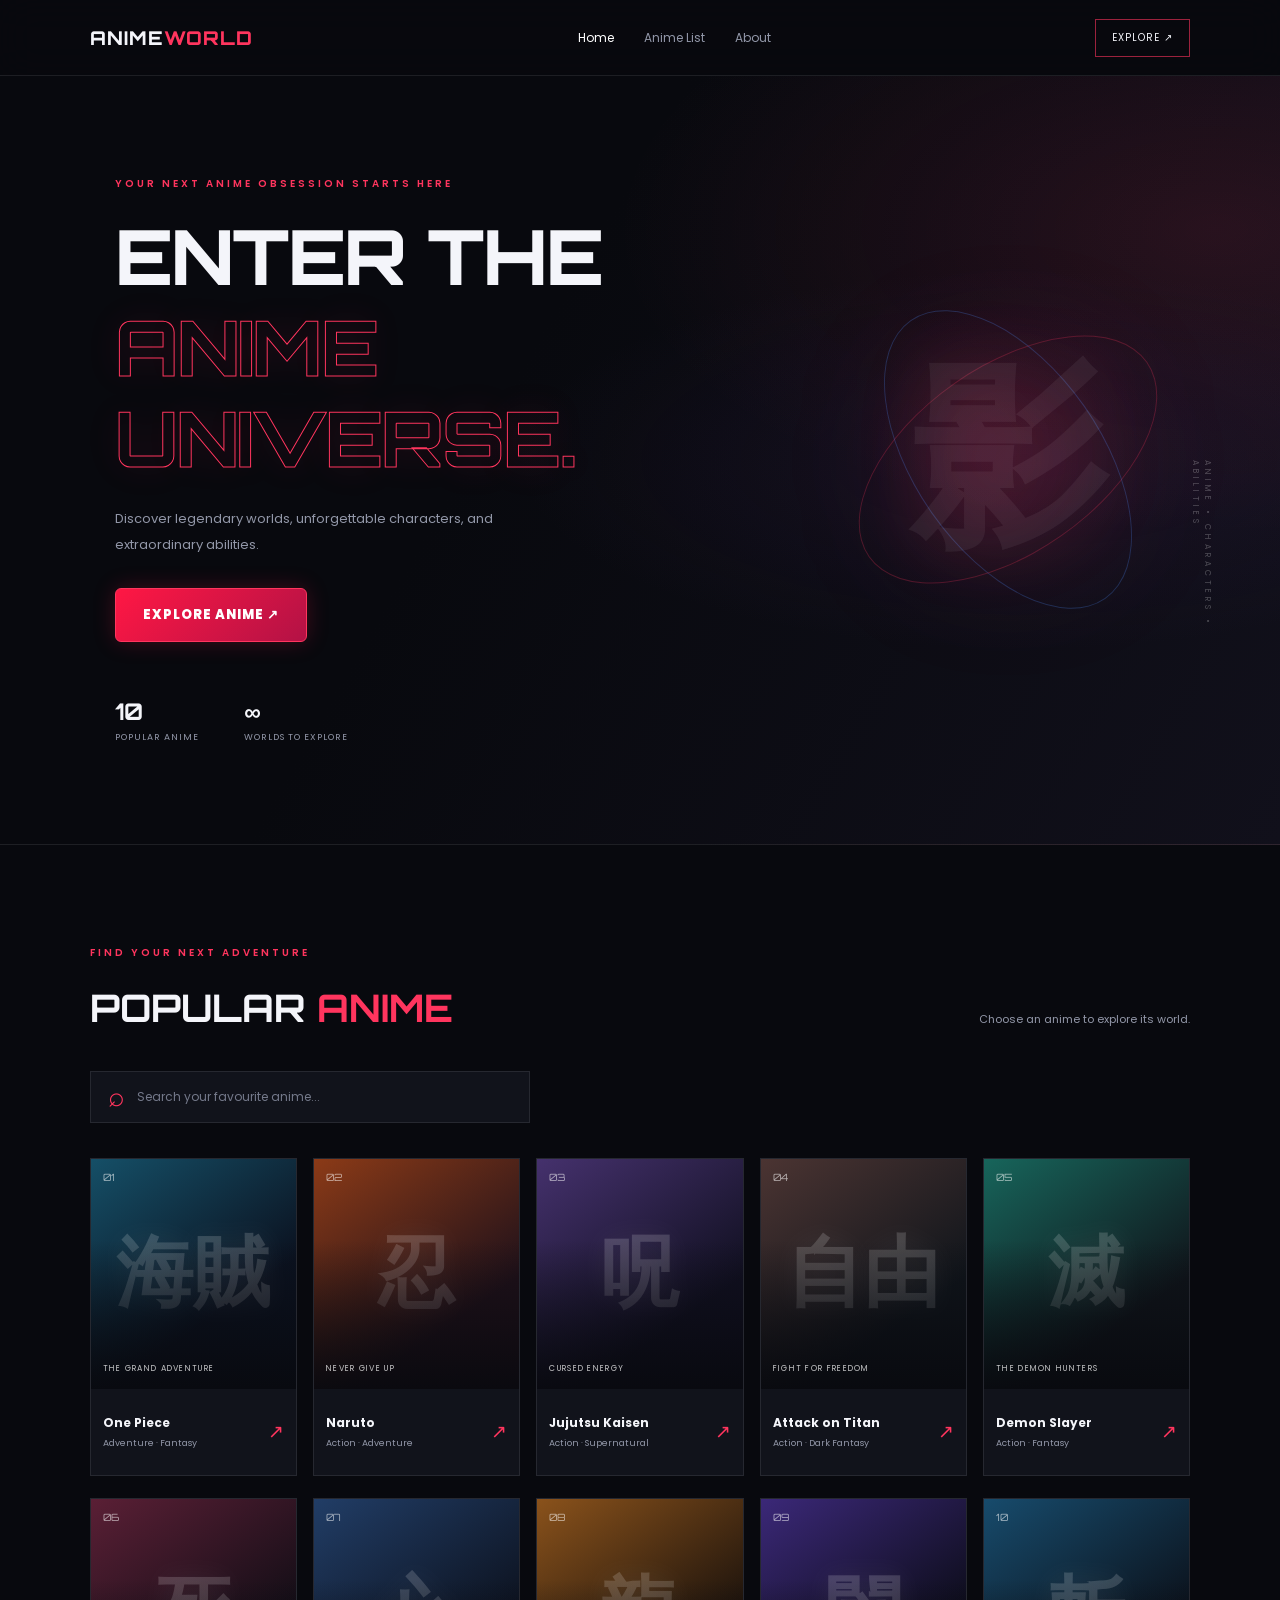
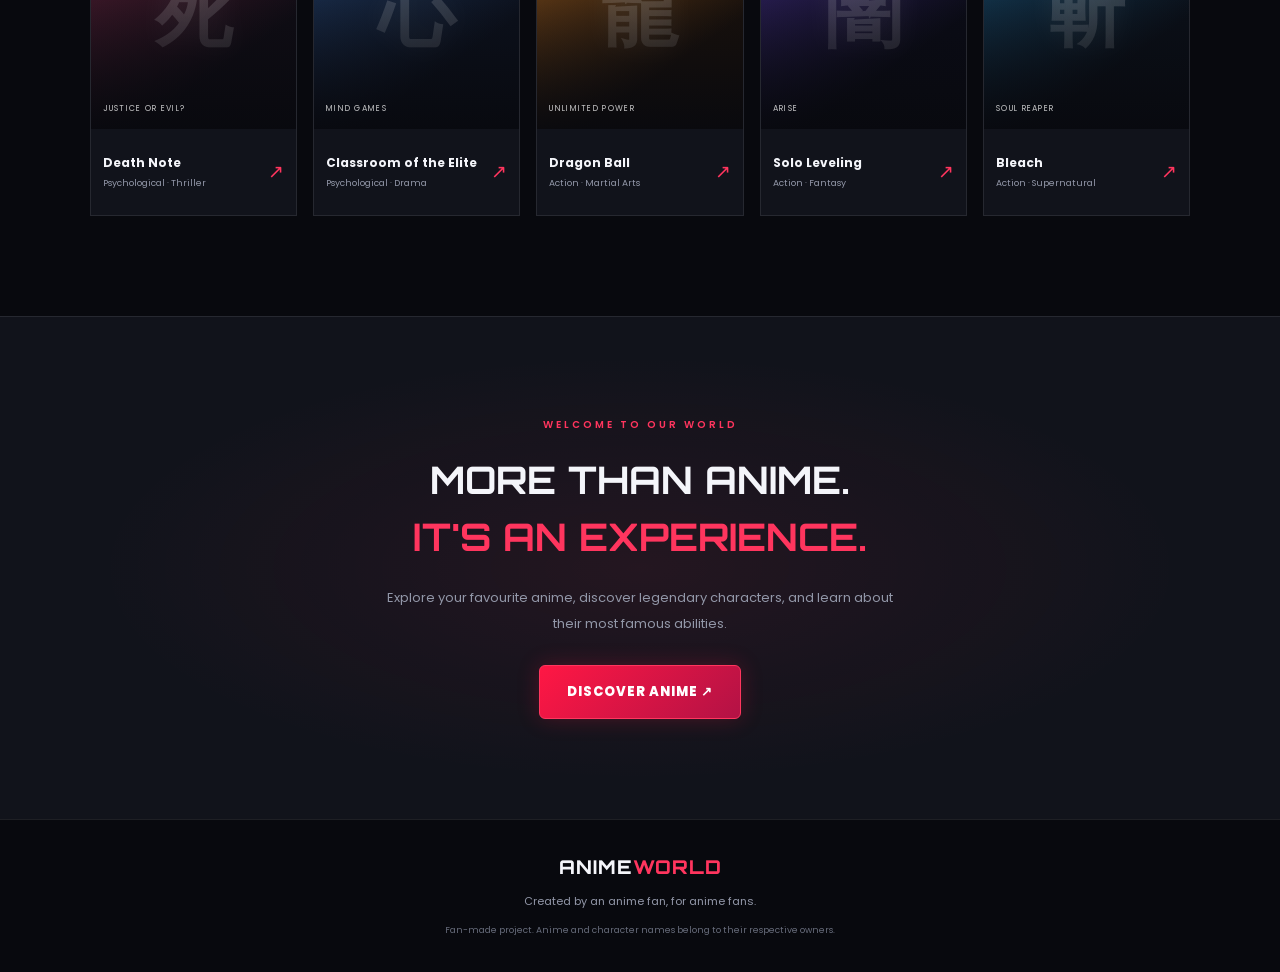
<file: index.html>
<!DOCTYPE html>
<html lang="en">
<head>
    <meta charset="UTF-8">
    <meta name="viewport" content="width=device-width, initial-scale=1.0">

    <meta name="description" content="Explore famous anime, iconic characters, and legendary abilities.">

    <title>Anime World | Enter Another Universe</title>

    <link rel="stylesheet" href="style.css">
</head>

<body>

    <header class="navbar">
        <a href="index.html" class="logo">ANIME<span>WORLD</span></a>

        <nav>
            <a href="index.html" class="active">Home</a>
            <a href="#anime-list">Anime List</a>
            <a href="#about">About</a>
        </nav>

        <a href="#anime-list" class="nav-button">EXPLORE ↗</a>
    </header>

    <main>

        <section class="hero">
            <div class="hero-content">
                <p class="eyebrow">YOUR NEXT ANIME OBSESSION STARTS HERE</p>

                <h1>
                    ENTER THE<br>
                    <span>ANIME UNIVERSE.</span>
                </h1>

                <p class="hero-description">
                    Discover legendary worlds, unforgettable characters,
                    and extraordinary abilities.
                </p>

                <a href="#anime-list" class="primary-button">
                    EXPLORE ANIME <span>↗</span>
                </a>

                <div class="hero-stats">
                    <div>
                        <strong>10</strong>
                        <span>POPULAR ANIME</span>
                    </div>

                    <div>
                        <strong>∞</strong>
                        <span>WORLDS TO EXPLORE</span>
                    </div>
                </div>
            </div>

            <div class="hero-decoration" aria-hidden="true">
                <div class="glow-orb"></div>
                <div class="hero-letter">影</div>
                <div class="orbit orbit-one"></div>
                <div class="orbit orbit-two"></div>
                <span class="vertical-text">ANIME • CHARACTERS • ABILITIES</span>
            </div>
        </section>

        <section id="anime-list" class="anime-section">

            <div class="section-heading">
                <div>
                    <p class="eyebrow">FIND YOUR NEXT ADVENTURE</p>
                    <h2>POPULAR <span>ANIME</span></h2>
                </div>

                <p class="section-description">
                    Choose an anime to explore its world.
                </p>
            </div>

            <div class="search-box">
                <span>⌕</span>
                <input
                    type="search"
                    id="animeSearch"
                    placeholder="Search your favourite anime..."
                    aria-label="Search anime"
                >
            </div>

            <div class="anime-grid" id="animeGrid">

                <a href="anime.html?anime=one-piece" class="anime-card" data-name="one piece">
                    <div class="anime-art art-one-piece">
                        <span class="card-number">01</span>
                        <span class="art-symbol">海賊</span>
                        <span class="art-label">THE GRAND ADVENTURE</span>
                    </div>
                    <div class="card-info">
                        <div>
                            <h3>One Piece</h3>
                            <p>Adventure · Fantasy</p>
                        </div>
                        <span class="card-arrow">↗</span>
                    </div>
                </a>

                <a href="anime.html?anime=naruto" class="anime-card" data-name="naruto">
                    <div class="anime-art art-naruto">
                        <span class="card-number">02</span>
                        <span class="art-symbol">忍</span>
                        <span class="art-label">NEVER GIVE UP</span>
                    </div>
                    <div class="card-info">
                        <div>
                            <h3>Naruto</h3>
                            <p>Action · Adventure</p>
                        </div>
                        <span class="card-arrow">↗</span>
                    </div>
                </a>

                <a href="anime.html?anime=jujutsu-kaisen" class="anime-card" data-name="jujutsu kaisen">
                    <div class="anime-art art-jujutsu">
                        <span class="card-number">03</span>
                        <span class="art-symbol">呪</span>
                        <span class="art-label">CURSED ENERGY</span>
                    </div>
                    <div class="card-info">
                        <div>
                            <h3>Jujutsu Kaisen</h3>
                            <p>Action · Supernatural</p>
                        </div>
                        <span class="card-arrow">↗</span>
                    </div>
                </a>

                <a href="anime.html?anime=attack-on-titan" class="anime-card" data-name="attack on titan">
                    <div class="anime-art art-aot">
                        <span class="card-number">04</span>
                        <span class="art-symbol">自由</span>
                        <span class="art-label">FIGHT FOR FREEDOM</span>
                    </div>
                    <div class="card-info">
                        <div>
                            <h3>Attack on Titan</h3>
                            <p>Action · Dark Fantasy</p>
                        </div>
                        <span class="card-arrow">↗</span>
                    </div>
                </a>

                <a href="anime.html?anime=demon-slayer" class="anime-card" data-name="demon slayer">
                    <div class="anime-art art-demon">
                        <span class="card-number">05</span>
                        <span class="art-symbol">滅</span>
                        <span class="art-label">THE DEMON HUNTERS</span>
                    </div>
                    <div class="card-info">
                        <div>
                            <h3>Demon Slayer</h3>
                            <p>Action · Fantasy</p>
                        </div>
                        <span class="card-arrow">↗</span>
                    </div>
                </a>

                <a href="anime.html?anime=death-note" class="anime-card" data-name="death note">
                    <div class="anime-art art-death-note">
                        <span class="card-number">06</span>
                        <span class="art-symbol">死</span>
                        <span class="art-label">JUSTICE OR EVIL?</span>
                    </div>
                    <div class="card-info">
                        <div>
                            <h3>Death Note</h3>
                            <p>Psychological · Thriller</p>
                        </div>
                        <span class="card-arrow">↗</span>
                    </div>
                </a>

                <a href="anime.html?anime=classroom-of-the-elite" class="anime-card" data-name="classroom of the elite">
                    <div class="anime-art art-classroom">
                        <span class="card-number">07</span>
                        <span class="art-symbol">心</span>
                        <span class="art-label">MIND GAMES</span>
                    </div>
                    <div class="card-info">
                        <div>
                            <h3>Classroom of the Elite</h3>
                            <p>Psychological · Drama</p>
                        </div>
                        <span class="card-arrow">↗</span>
                    </div>
                </a>

                <a href="anime.html?anime=dragon-ball" class="anime-card" data-name="dragon ball">
                    <div class="anime-art art-dragon">
                        <span class="card-number">08</span>
                        <span class="art-symbol">龍</span>
                        <span class="art-label">UNLIMITED POWER</span>
                    </div>
                    <div class="card-info">
                        <div>
                            <h3>Dragon Ball</h3>
                            <p>Action · Martial Arts</p>
                        </div>
                        <span class="card-arrow">↗</span>
                    </div>
                </a>

                <a href="anime.html?anime=solo-leveling" class="anime-card" data-name="solo leveling">
                    <div class="anime-art art-solo">
                        <span class="card-number">09</span>
                        <span class="art-symbol">闇</span>
                        <span class="art-label">ARISE</span>
                    </div>
                    <div class="card-info">
                        <div>
                            <h3>Solo Leveling</h3>
                            <p>Action · Fantasy</p>
                        </div>
                        <span class="card-arrow">↗</span>
                    </div>
                </a>

                <a href="anime.html?anime=bleach" class="anime-card" data-name="bleach">
                    <div class="anime-art art-bleach">
                        <span class="card-number">10</span>
                        <span class="art-symbol">斬</span>
                        <span class="art-label">SOUL REAPER</span>
                    </div>
                    <div class="card-info">
                        <div>
                            <h3>Bleach</h3>
                            <p>Action · Supernatural</p>
                        </div>
                        <span class="card-arrow">↗</span>
                    </div>
                </a>

            </div>

            <p id="noResults" class="no-results" hidden>
                No anime found. Try another name.
            </p>

        </section>

        <section id="about" class="about-section">
            <p class="eyebrow">WELCOME TO OUR WORLD</p>
            <h2>MORE THAN ANIME.<br><span>IT'S AN EXPERIENCE.</span></h2>
            <p>
                Explore your favourite anime, discover legendary characters,
                and learn about their most famous abilities.
            </p>
            <a href="#anime-list" class="primary-button">DISCOVER ANIME ↗</a>
        </section>

    </main>

    <footer>
        <a href="index.html" class="logo">ANIME<span>WORLD</span></a>
        <p>Created by an anime fan, for anime fans.</p>
        <p class="copyright">Fan-made project. Anime and character names belong to their respective owners.</p>
    </footer>

    <script src="script.js"></script>
</body>
</html>
</file>
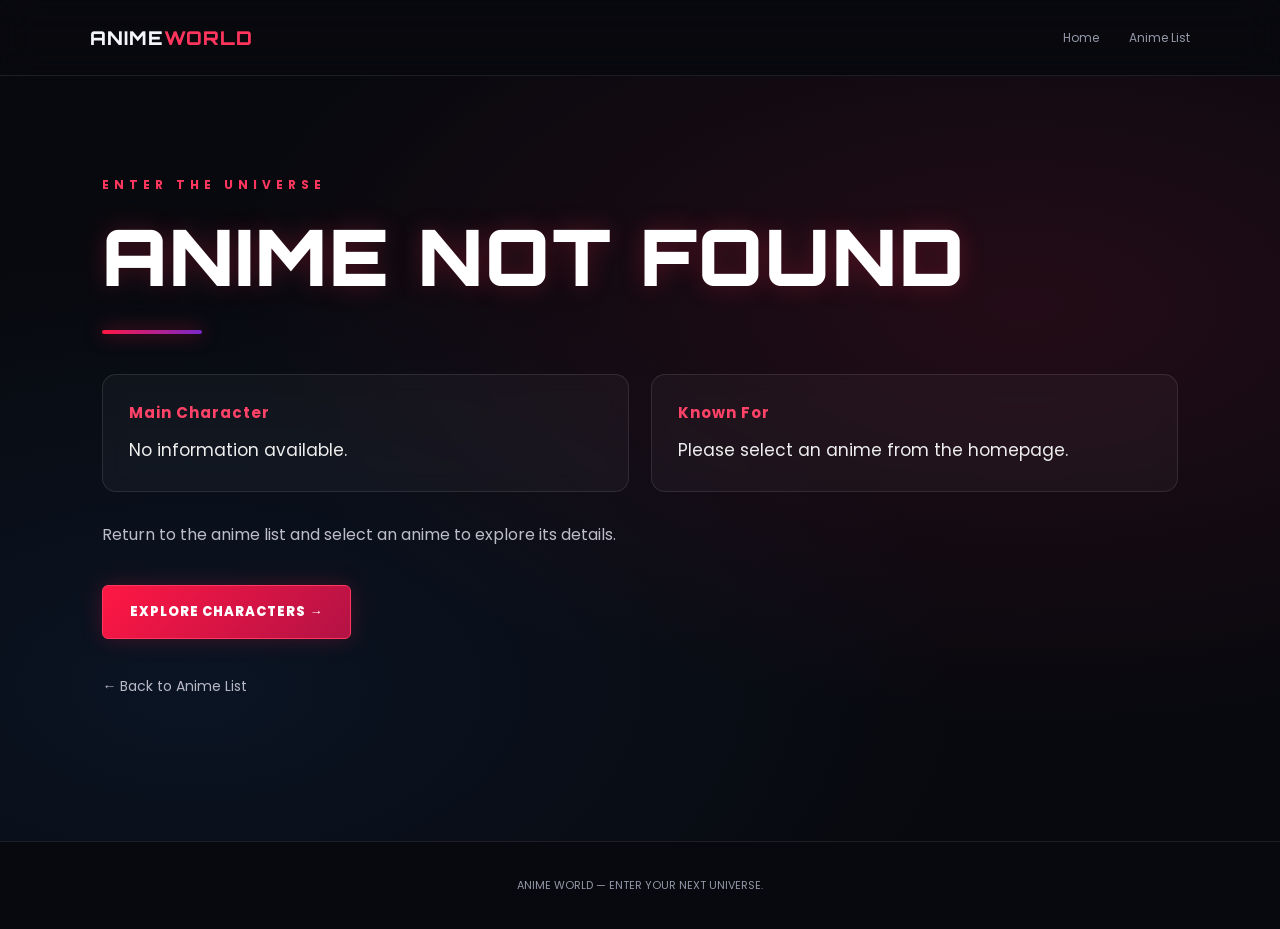
<file: anime.html>
<!DOCTYPE html>
<html lang="en">
<head>
    <meta charset="UTF-8">
    <meta name="viewport" content="width=device-width, initial-scale=1.0">

    <title>Anime Details | Anime World</title>

    <link rel="stylesheet" href="style.css">
</head>

<body>

    <header class="navbar">
        <a href="index.html" class="logo">ANIME<span>WORLD</span></a>

        <nav>
            <a href="index.html">Home</a>
            <a href="index.html#anime-list">Anime List</a>
        </nav>
    </header>

    <main class="details-page">

        <section class="details-hero">

            <p class="section-tag">ENTER THE UNIVERSE</p>

            <h1 id="animeTitle">ANIME NAME</h1>

            <div class="details-line"></div>

            <div class="details-info">

                <div class="info-box">
                    <h3>Main Character</h3>
                    <p id="mainCharacter">Loading...</p>
                </div>

                <div class="info-box">
                    <h3>Known For</h3>
                    <p id="animeFamousFor">Loading...</p>
                </div>

            </div>

            <p id="animeDescription" class="anime-description"></p>

            <a id="exploreCharacters" href="characters.html"
               class="primary-button">
                EXPLORE CHARACTERS →
            </a>

            <br><br>

            <a href="index.html" class="back-link">
                ← Back to Anime List
            </a>

        </section>

    </main>

    <footer class="footer">
        <p>ANIME WORLD — ENTER YOUR NEXT UNIVERSE.</p>
    </footer>

    <script src="script.js"></script>

</body>
</html>
</file>
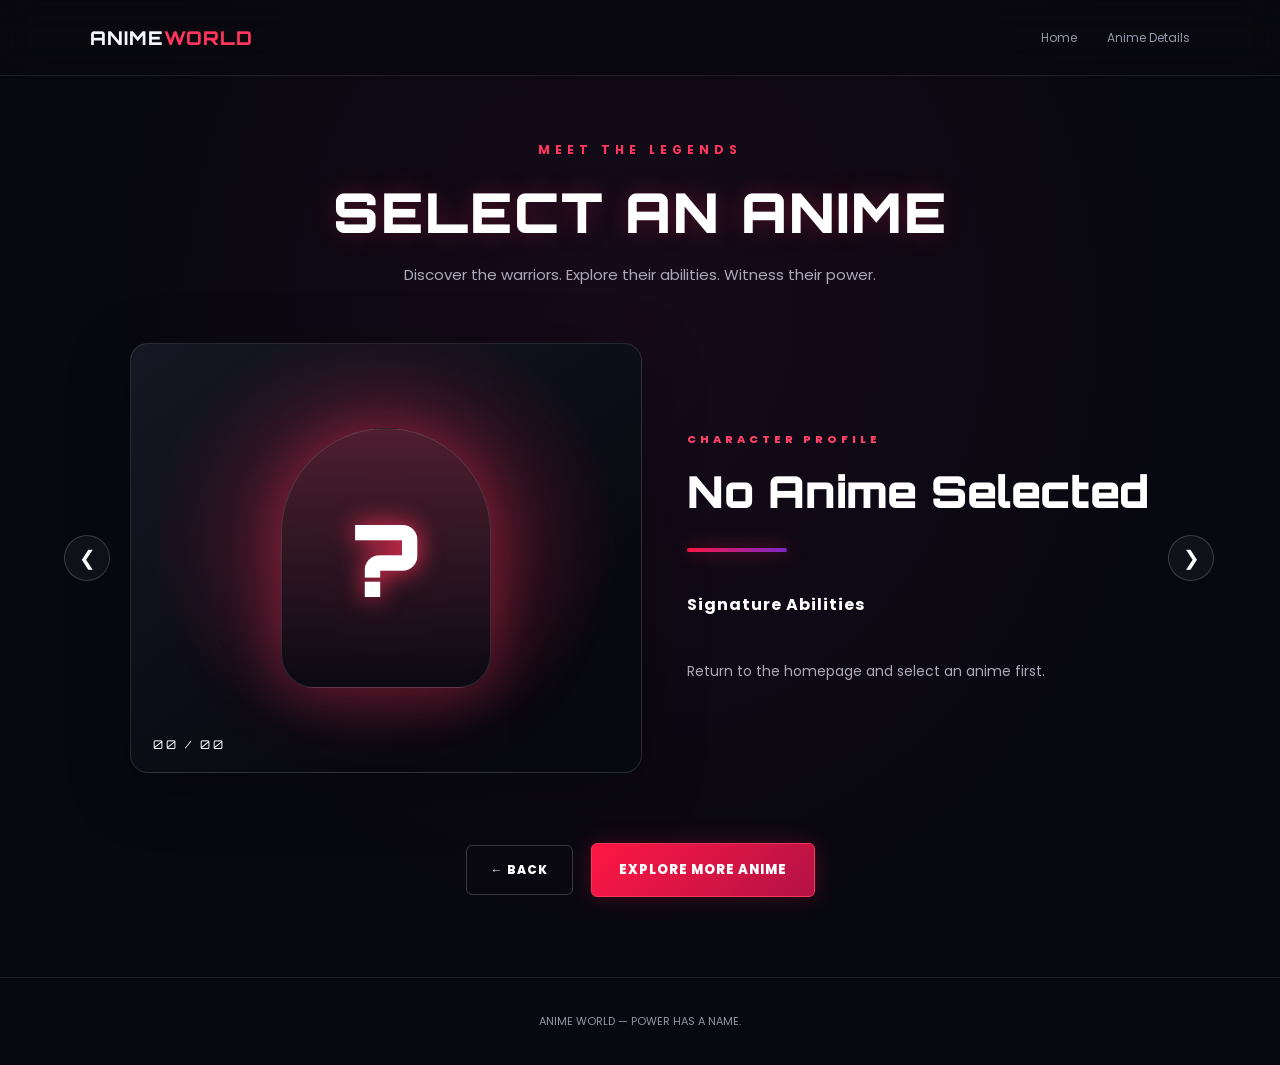
<file: characters.html>
<!DOCTYPE html>
<html lang="en">
<head>
    <meta charset="UTF-8">
    <meta name="viewport" content="width=device-width, initial-scale=1.0">

    <title>Anime Characters | Anime World</title>

    <link rel="stylesheet" href="style.css">
</head>

<body class="characters-body">

    <header class="navbar">
        <a href="index.html" class="logo">ANIME<span>WORLD</span></a>

        <nav>
            <a href="index.html">Home</a>
            <a href="anime.html">Anime Details</a>
        </nav>
    </header>

    <main class="characters-page">

        <section class="characters-heading">
            <p class="section-tag">MEET THE LEGENDS</p>

            <h1 id="characterAnimeTitle">ANIME CHARACTERS</h1>

            <p class="characters-subtitle">
                Discover the warriors. Explore their abilities.
                Witness their power.
            </p>
        </section>

        <section class="character-showcase">

            <button
                type="button"
                id="previousCharacter"
                class="character-nav"
                aria-label="Previous character">
                &#10094;
            </button>

            <div class="character-content">

                <div class="character-art" id="characterArt">

                    <div class="character-aura"></div>

                    <div class="character-placeholder">
                        <span id="characterSymbol">影</span>
                    </div>

                    <div class="character-number" id="characterNumber">
                        01 / 05
                    </div>

                </div>

                <div class="character-details">

                    <p class="character-label">CHARACTER PROFILE</p>

                    <h2 id="characterName">Loading...</h2>

                    <div class="details-line"></div>

                    <h3>Signature Abilities</h3>

                    <ul id="characterAbilities" class="ability-list">
                        <li>Loading abilities...</li>
                    </ul>

                    <p id="characterDescription"
                       class="character-description"></p>

                </div>

            </div>

            <button
                type="button"
                id="nextCharacter"
                class="character-nav"
                aria-label="Next character">
                &#10095;
            </button>

        </section>

        <div class="character-dots"
             id="characterDots"
             aria-label="Choose a character">
        </div>

        <div class="character-actions">

            <a id="backToAnime"
               href="index.html"
               class="secondary-button">
                &#8592; BACK
            </a>

            <a href="index.html"
               class="primary-button">
                EXPLORE MORE ANIME
            </a>

        </div>

    </main>

    <footer class="footer">
        <p>ANIME WORLD — POWER HAS A NAME.</p>
    </footer>

    <script src="script.js"></script>

</body>
</html>
</file>
<file: style.css>
@import url('https://fonts.googleapis.com/css2?family=Orbitron:wght@400;500;600;700;800&family=Poppins:wght@300;400;500;600;700&display=swap');

:root {
    --bg: #08090e;
    --surface: #11131b;
    --surface-light: #191c28;
    --text: #f4f5fa;
    --muted: #9297a8;
    --red: #ff355e;
    --blue: #4d8dff;
    --border: rgba(255, 255, 255, 0.09);
}

* {
    margin: 0;
    padding: 0;
    box-sizing: border-box;
}

html {
    scroll-behavior: smooth;
    scroll-padding-top: 90px;
}

body {
    background: var(--bg);
    color: var(--text);
    font-family: 'Poppins', sans-serif;
    overflow-x: hidden;
}

a {
    color: inherit;
    text-decoration: none;
}

button,
input {
    font: inherit;
}

::selection {
    background: var(--red);
    color: white;
}

/* NAVIGATION */

.navbar {
    position: sticky;
    top: 0;
    z-index: 100;
    min-height: 76px;
    padding: 0 7%;
    display: flex;
    align-items: center;
    justify-content: space-between;
    gap: 24px;
    background: rgba(8, 9, 14, 0.88);
    border-bottom: 1px solid var(--border);
    backdrop-filter: blur(18px);
}

.logo {
    font-family: 'Orbitron', sans-serif;
    font-size: 19px;
    font-weight: 800;
    letter-spacing: 1px;
    white-space: nowrap;
}

.logo span {
    color: var(--red);
}

.navbar nav {
    display: flex;
    align-items: center;
    gap: 30px;
}

.navbar nav a {
    color: var(--muted);
    font-size: 12px;
    transition: color 0.3s;
}

.navbar nav a:hover,
.navbar nav a.active {
    color: white;
}

.nav-button {
    border: 1px solid rgba(255, 53, 94, 0.6);
    padding: 10px 16px;
    font-size: 10px;
    letter-spacing: 1px;
    transition: 0.3s;
}

.nav-button:hover {
    background: var(--red);
    box-shadow: 0 0 20px rgba(255, 53, 94, 0.35);
}

/* HERO */

.hero {
    position: relative;
    min-height: 590px;
    padding: 100px 9%;
    display: flex;
    align-items: center;
    overflow: hidden;
    border-bottom: 1px solid var(--border);
    background:
        radial-gradient(ellipse at 80% 50%, rgba(66, 35, 91, 0.2), transparent 35%),
        radial-gradient(ellipse at 95% 20%, rgba(255, 53, 94, 0.11), transparent 35%),
        linear-gradient(120deg, #08090e 40%, #11101b);
}

.hero-content {
    position: relative;
    z-index: 2;
    max-width: 650px;
    animation: enter 0.9s ease both;
}

.eyebrow {
    color: var(--red);
    font-size: 10px;
    font-weight: 600;
    letter-spacing: 3px;
    margin-bottom: 18px;
}

.hero h1 {
    font-family: 'Orbitron', sans-serif;
    font-size: clamp(38px, 6vw, 76px);
    font-weight: 800;
    line-height: 1.2;
    letter-spacing: -2px;
}

.hero h1 span {
    color: transparent;
    -webkit-text-stroke: 1px var(--red);
    text-shadow: 0 0 35px rgba(255, 53, 94, 0.1);
}

.hero-description {
    color: var(--muted);
    max-width: 430px;
    font-size: 13px;
    line-height: 2;
    margin: 22px 0 30px;
}

.primary-button {
    display: inline-flex;
    align-items: center;
    gap: 22px;
    padding: 15px 21px;
    background: var(--red);
    color: white;
    font-size: 11px;
    font-weight: 600;
    letter-spacing: 1px;
    border: 1px solid var(--red);
    transition: transform 0.3s, box-shadow 0.3s;
}

.primary-button:hover {
    transform: translateY(-3px);
    box-shadow: 0 8px 35px rgba(255, 53, 94, 0.3);
}

.hero-stats {
    display: flex;
    gap: 45px;
    margin-top: 55px;
}

.hero-stats div {
    display: flex;
    flex-direction: column;
    gap: 5px;
}

.hero-stats strong {
    font-family: 'Orbitron', sans-serif;
    font-size: 23px;
}

.hero-stats span {
    color: var(--muted);
    font-size: 9px;
    letter-spacing: 1px;
}

.hero-decoration {
    position: absolute;
    right: 8%;
    top: 50%;
    width: 340px;
    height: 340px;
    transform: translateY(-50%);
    display: grid;
    place-items: center;
    animation: float 6s ease-in-out infinite;
}

.hero-letter {
    z-index: 1;
    color: rgba(255, 255, 255, 0.06);
    font-size: 200px;
    font-weight: 800;
    font-family: serif;
    text-shadow: 0 0 70px rgba(255, 53, 94, 0.15);
}

.glow-orb {
    position: absolute;
    width: 170px;
    height: 170px;
    border-radius: 50%;
    background: rgba(255, 53, 94, 0.18);
    filter: blur(70px);
}

.orbit {
    position: absolute;
    width: 100%;
    height: 55%;
    border: 1px solid rgba(255, 53, 94, 0.25);
    border-radius: 50%;
    transform: rotate(-35deg);
}

.orbit-two {
    transform: rotate(55deg);
    border-color: rgba(77, 141, 255, 0.25);
}

.vertical-text {
    position: absolute;
    right: -35px;
    top: 50%;
    writing-mode: vertical-rl;
    color: rgba(255, 255, 255, 0.25);
    font-size: 8px;
    letter-spacing: 4px;
}

/* ANIME SECTION */

.anime-section {
    padding: 100px 7%;
}

.section-heading {
    display: flex;
    align-items: end;
    justify-content: space-between;
    gap: 20px;
    margin-bottom: 35px;
}

.section-heading h2,
.about-section h2 {
    font-family: 'Orbitron', sans-serif;
    font-size: clamp(25px, 4vw, 38px);
    line-height: 1.5;
}

.section-heading h2 span,
.about-section h2 span {
    color: var(--red);
}

.section-description {
    color: var(--muted);
    font-size: 11px;
    padding-bottom: 8px;
}

.search-box {
    display: flex;
    align-items: center;
    gap: 12px;
    width: 100%;
    max-width: 440px;
    padding: 0 17px;
    margin-bottom: 35px;
    background: var(--surface);
    border: 1px solid var(--border);
    transition: border-color 0.3s;
}

.search-box:focus-within {
    border-color: var(--red);
}

.search-box span {
    color: var(--red);
    font-size: 28px;
}

.search-box input {
    width: 100%;
    padding: 16px 0;
    color: white;
    background: transparent;
    border: none;
    outline: none;
    font-size: 12px;
}

.search-box input::placeholder {
    color: #74798a;
}

/* ANIME CARDS */

.anime-grid {
    display: grid;
    grid-template-columns: repeat(5, minmax(0, 1fr));
    gap: 22px 16px;
}

.anime-card {
    min-width: 0;
    background: var(--surface);
    border: 1px solid var(--border);
    overflow: hidden;
    transition: transform 0.35s, border-color 0.35s, box-shadow 0.35s;
    animation: cardEnter 0.7s ease both;
}

.anime-card:hover {
    transform: translateY(-8px);
    border-color: rgba(255, 53, 94, 0.65);
    box-shadow: 0 12px 35px rgba(0, 0, 0, 0.35);
}

.anime-card[hidden] {
    display: none;
}

.anime-art {
    position: relative;
    height: 230px;
    display: grid;
    place-items: center;
    overflow: hidden;
    isolation: isolate;
}

.anime-art::before {
    content: "";
    position: absolute;
    inset: 0;
    z-index: -1;
    background: linear-gradient(145deg, #20253a, #0b0d14 65%);
    transition: transform 0.5s;
}

.anime-card:hover .anime-art::before {
    transform: scale(1.1);
}

.anime-art::after {
    content: "";
    position: absolute;
    inset: 0;
    background: linear-gradient(0deg, rgba(8, 9, 14, 0.9), transparent 65%);
    pointer-events: none;
}

.art-one-piece::before {
    background: linear-gradient(145deg, #154f67, #0b1220 65%);
}

.art-naruto::before {
    background: linear-gradient(145deg, #8b3a17, #20111a 70%);
}

.art-jujutsu::before {
    background: linear-gradient(145deg, #45316d, #111021 70%);
}

.art-aot::before {
    background: linear-gradient(145deg, #4b3432, #10151b 70%);
}

.art-demon::before {
    background: linear-gradient(145deg, #17655b, #10151b 70%);
}

.art-death-note::before {
    background: linear-gradient(145deg, #5a1f35, #100d15 70%);
}

.art-classroom::before {
    background: linear-gradient(145deg, #213d66, #0c111d 70%);
}

.art-dragon::before {
    background: linear-gradient(145deg, #8a521b, #19110c 70%);
}

.art-solo::before {
    background: linear-gradient(145deg, #3b2878, #0b0c17 70%);
}

.art-bleach::before {
    background: linear-gradient(145deg, #174b6c, #0b1019 70%);
}

.card-number {
    position: absolute;
    top: 12px;
    left: 12px;
    z-index: 2;
    color: rgba(255, 255, 255, 0.6);
    font-family: 'Orbitron', sans-serif;
    font-size: 10px;
}

.art-symbol {
    color: rgba(255, 255, 255, 0.16);
    font-family: serif;
    font-size: clamp(48px, 6vw, 90px);
    font-weight: bold;
    text-shadow: 0 0 30px rgba(255, 255, 255, 0.08);
    transition: transform 0.4s, color 0.4s;
}

.anime-card:hover .art-symbol {
    transform: scale(1.12);
    color: rgba(255, 255, 255, 0.35);
}

.art-label {
    position: absolute;
    z-index: 2;
    bottom: 14px;
    left: 12px;
    color: rgba(255, 255, 255, 0.75);
    font-size: 8px;
    letter-spacing: 1.3px;
}

.card-info {
    min-height: 86px;
    padding: 15px 12px;
    display: flex;
    justify-content: space-between;
    align-items: center;
    gap: 6px;
}

.card-info h3 {
    font-size: 12px;
    line-height: 1.6;
    margin-bottom: 5px;
}

.card-info p {
    color: var(--muted);
    font-size: 9px;
}

.card-arrow {
    color: var(--red);
    font-size: 19px;
    transition: transform 0.3s;
}

.anime-card:hover .card-arrow {
    transform: translate(3px, -3px);
}

.no-results {
    color: var(--muted);
    text-align: center;
    padding: 35px;
    font-size: 13px;
}

/* ABOUT SECTION */

.about-section {
    padding: 100px 7%;
    text-align: center;
    border-top: 1px solid var(--border);
    background:
        radial-gradient(ellipse at center, rgba(255, 53, 94, 0.08), transparent 60%),
        var(--surface);
}

.about-section > p:not(.eyebrow) {
    max-width: 520px;
    margin: 20px auto 28px;
    color: var(--muted);
    font-size: 13px;
    line-height: 2;
}

/* FOOTER */

footer {
    display: flex;
    flex-direction: column;
    align-items: center;
    gap: 14px;
    padding: 35px 7%;
    text-align: center;
    border-top: 1px solid var(--border);
}

footer p {
    color: var(--muted);
    font-size: 11px;
}

footer .copyright {
    color: #666b7a;
    font-size: 9px;
}

/* ANIMATIONS */

@keyframes enter {
    from {
        opacity: 0;
        transform: translateY(22px);
    }

    to {
        opacity: 1;
        transform: translateY(0);
    }
}

@keyframes cardEnter {
    from {
        opacity: 0;
        transform: translateY(18px);
    }

    to {
        opacity: 1;
        transform: translateY(0);
    }
}

@keyframes float {
    0%, 100% {
        margin-top: 0;
    }

    50% {
        margin-top: -12px;
    }
}

/* TABLETS */

@media (max-width: 1100px) {
    .anime-grid {
        grid-template-columns: repeat(3, minmax(0, 1fr));
    }

    .hero-decoration {
        right: 2%;
        opacity: 0.65;
    }

    .hero-content {
        max-width: 580px;
    }
}

/* MOBILE */

@media (max-width: 650px) {
    .navbar {
        min-height: 68px;
        padding: 0 5%;
        gap: 12px;
    }

    .logo {
        font-size: 14px;
    }

    .navbar nav {
        gap: 12px;
    }

    .navbar nav a {
        font-size: 10px;
    }

    .nav-button {
        display: none;
    }

    .hero {
        min-height: 550px;
        padding: 75px 7%;
    }

    .hero h1 {
        font-size: clamp(35px, 10vw, 54px);
        letter-spacing: -1px;
    }

    .hero-description {
        font-size: 12px;
    }

    .hero-decoration {
        width: 230px;
        height: 230px;
        right: -65px;
        top: 68%;
        opacity: 0.3;
    }

    .hero-letter {
        font-size: 150px;
    }

    .vertical-text {
        display: none;
    }

    .hero-stats {
        gap: 25px;
        margin-top: 40px;
    }

    .hero-stats strong {
        font-size: 19px;
    }

    .hero-stats span {
        font-size: 8px;
    }

    .anime-section {
        padding: 65px 5%;
    }

    .section-heading {
        align-items: start;
        flex-direction: column;
        gap: 10px;
    }

    .section-heading h2,
    .about-section h2 {
        font-size: 25px;
    }

    .section-description {
        font-size: 11px;
    }

    .anime-grid {
        grid-template-columns: repeat(2, minmax(0, 1fr));
        gap: 14px 10px;
    }

    .anime-art {
        height: 190px;
    }

    .card-info {
        min-height: 78px;
        padding: 12px 9px;
    }

    .card-info h3 {
        font-size: 11px;
    }

    .card-info p {
        font-size: 8px;
    }

    .art-label {
        left: 9px;
        font-size: 7px;
        letter-spacing: 0.8px;
    }

    .about-section {
        padding: 75px 6%;
    }
}

/* ACCESSIBILITY */

@media (prefers-reduced-motion: reduce) {
    *,
    *::before,
    *::after {
        scroll-behavior: auto !important;
        animation-duration: 0.01ms !important;
        animation-iteration-count: 1 !important;
        transition-duration: 0.01ms !important;
    }
}
/* =====================================
   ANIME DETAILS PAGE
===================================== */

.details-page {
    min-height: 85vh;
    padding: 100px 8% 80px;
    position: relative;
    overflow: hidden;
    background:
        radial-gradient(
            ellipse at 80% 30%,
            rgba(105, 20, 45, 0.28),
            transparent 55%
        ),
        radial-gradient(
            ellipse at 15% 80%,
            rgba(20, 65, 120, 0.20),
            transparent 50%
        );
}

.details-hero {
    max-width: 1100px;
    margin: 0 auto;
    position: relative;
    z-index: 1;
    animation: detailsFadeIn 0.8s ease;
}

.section-tag {
    color: #ff365e;
    font-size: 12px;
    font-weight: 700;
    letter-spacing: 5px;
    margin-bottom: 18px;
}

#animeTitle {
    font-family: 'Orbitron', sans-serif;
    font-size: clamp(36px, 7vw, 78px);
    font-weight: 900;
    line-height: 1.15;
    letter-spacing: 2px;
    color: #ffffff;
    overflow-wrap: anywhere;
    text-shadow: 0 0 25px rgba(255, 40, 80, 0.25);
}

.details-line {
    width: 100px;
    height: 4px;
    margin: 28px 0 40px;
    border-radius: 10px;
    background: linear-gradient(90deg, #ff1744, #7928ca);
    box-shadow: 0 0 18px rgba(255, 23, 68, 0.6);
}

.details-info {
    display: grid;
    grid-template-columns: repeat(2, minmax(0, 1fr));
    gap: 22px;
    margin-bottom: 28px;
}

.info-box {
    padding: 26px;
    border: 1px solid rgba(255, 255, 255, 0.10);
    border-radius: 14px;
    background: rgba(255, 255, 255, 0.035);
    backdrop-filter: blur(10px);
    transition: 0.3s ease;
}

.info-box:hover {
    border-color: rgba(255, 54, 94, 0.65);
    transform: translateY(-5px);
    box-shadow: 0 8px 30px rgba(255, 23, 68, 0.10);
}

.info-box h3 {
    margin-bottom: 12px;
    color: #ff4268;
    font-size: 15px;
    letter-spacing: 1px;
}

.info-box p {
    color: #eeeeee;
    font-size: 17px;
    line-height: 1.7;
}

.anime-description {
    max-width: 750px;
    margin: 28px 0 35px;
    color: #bdbdc9;
    font-size: 16px;
    line-height: 1.9;
}

.primary-button {
    display: inline-block;
    padding: 16px 27px;
    border: 1px solid #ff365e;
    border-radius: 6px;
    background: linear-gradient(135deg, #ff1744, #b31245);
    color: #ffffff;
    font-size: 13px;
    font-weight: 800;
    letter-spacing: 1px;
    text-decoration: none;
    box-shadow: 0 0 22px rgba(255, 23, 68, 0.22);
    transition: 0.3s ease;
}

.primary-button:hover {
    transform: translateY(-3px);
    box-shadow: 0 0 32px rgba(255, 23, 68, 0.48);
}

.back-link {
    display: inline-block;
    margin-top: 12px;
    color: #b8b8c5;
    font-size: 14px;
    text-decoration: none;
    transition: color 0.3s ease;
}

.back-link:hover {
    color: #ff4268;
}

@keyframes detailsFadeIn {
    from {
        opacity: 0;
        transform: translateY(18px);
    }

    to {
        opacity: 1;
        transform: translateY(0);
    }
}

/* Mobile responsive design */
@media (max-width: 600px) {
    .details-page {
        padding: 75px 6% 60px;
    }

    .details-info {
        grid-template-columns: 1fr;
        gap: 15px;
    }

    .info-box {
        padding: 20px;
    }

    .section-tag {
        font-size: 10px;
        letter-spacing: 3px;
    }

    .anime-description {
        font-size: 14px;
    }

    .primary-button {
        padding: 14px 19px;
        font-size: 12px;
    }
}

@media (prefers-reduced-motion: reduce) {
    .details-hero {
        animation: none;
    }

    .info-box,
    .primary-button,
    .back-link {
        transition: none;
    }
}
/* =========================================
   ANIME WORLD — CHARACTERS PAGE
========================================= */

.characters-body {
    min-height: 100vh;
    background:
        radial-gradient(
            ellipse at 50% 30%,
            rgba(87, 22, 70, 0.18),
            transparent 60%
        ),
        #080810;
}

.characters-page {
    max-width: 1400px;
    min-height: 80vh;
    margin: 0 auto;
    padding: 65px 5% 80px;
}

.characters-heading {
    text-align: center;
    margin-bottom: 55px;
}

.characters-heading h1 {
    margin: 15px 0;
    font-family: 'Orbitron', sans-serif;
    font-size: clamp(28px, 5vw, 55px);
    font-weight: 900;
    color: #ffffff;
    letter-spacing: 2px;
    overflow-wrap: anywhere;
    text-shadow: 0 0 25px rgba(255, 35, 85, 0.25);
}

.characters-subtitle {
    max-width: 600px;
    margin: 15px auto 0;
    color: #a9a9bb;
    font-size: 15px;
    line-height: 1.8;
}

/* Main character showcase */

.character-showcase {
    display: grid;
    grid-template-columns: 48px minmax(0, 1fr) 48px;
    align-items: center;
    gap: 18px;
}

.character-content {
    display: grid;
    grid-template-columns: minmax(0, 1.05fr) minmax(0, 0.95fr);
    align-items: center;
    gap: 45px;
    min-width: 0;
}

/* Character visual area */

.character-art {
    --character-color: #ff3158;

    position: relative;
    display: flex;
    align-items: center;
    justify-content: center;
    min-height: 430px;
    overflow: hidden;
    isolation: isolate;
    border: 1px solid rgba(255, 255, 255, 0.12);
    border-radius: 18px;
    background:
        radial-gradient(
            ellipse at 50% 45%,
            color-mix(in srgb, var(--character-color) 28%, transparent),
            transparent 65%
        ),
        linear-gradient(145deg, #171725, #080810 75%);
    box-shadow: 0 15px 60px rgba(0, 0, 0, 0.35);
    transition: border-color 0.35s ease;
}

.character-art:hover {
    border-color: var(--character-color);
}

.character-aura {
    position: absolute;
    z-index: -1;
    width: 220px;
    height: 220px;
    border-radius: 50%;
    background: var(--character-color);
    opacity: 0.22;
    filter: blur(65px);
    animation: characterAuraPulse 3s ease-in-out infinite alternate;
}

.character-placeholder {
    display: flex;
    align-items: center;
    justify-content: center;
    width: 210px;
    height: 260px;
    border: 1px solid rgba(255, 255, 255, 0.12);
    border-radius: 110px 110px 35px 35px;
    background: linear-gradient(
        180deg,
        color-mix(in srgb, var(--character-color) 24%, #181824),
        rgba(10, 10, 18, 0.95)
    );
    box-shadow: 0 0 55px
        color-mix(in srgb, var(--character-color) 35%, transparent);
    transition: transform 0.35s ease;
}

.character-art:hover .character-placeholder {
    transform: scale(1.04);
}

.character-placeholder span {
    font-size: 100px;
    font-family: 'Orbitron', sans-serif;
    font-weight: 900;
    color: #ffffff;
    text-shadow: 0 0 25px var(--character-color);
}

.character-number {
    position: absolute;
    bottom: 20px;
    left: 22px;
    color: #ffffff;
    font-family: 'Orbitron', sans-serif;
    font-size: 12px;
    letter-spacing: 3px;
}

/* Previous and Next buttons */

.character-nav {
    display: flex;
    align-items: center;
    justify-content: center;
    width: 46px;
    height: 46px;
    border: 1px solid rgba(255, 255, 255, 0.18);
    border-radius: 50%;
    background: rgba(255, 255, 255, 0.04);
    color: #ffffff;
    font-size: 20px;
    cursor: pointer;
    transition: 0.25s ease;
}

.character-nav:hover {
    border-color: #ff3158;
    background: #ff3158;
    box-shadow: 0 0 25px rgba(255, 49, 88, 0.35);
    transform: scale(1.08);
}

.character-nav:focus-visible,
.character-dots button:focus-visible,
.primary-button:focus-visible,
.secondary-button:focus-visible {
    outline: 2px solid #ffffff;
    outline-offset: 4px;
}

/* Character information */

.character-details {
    min-width: 0;
    animation: characterDetailsIn 0.45s ease;
}

.character-label {
    margin-bottom: 15px;
    color: #ff4268;
    font-size: 11px;
    font-weight: 800;
    letter-spacing: 4px;
}

.character-details h2 {
    margin-bottom: 20px;
    color: #ffffff;
    font-family: 'Orbitron', sans-serif;
    font-size: clamp(27px, 4vw, 44px);
    font-weight: 900;
    line-height: 1.3;
    overflow-wrap: anywhere;
}

.character-details h3 {
    margin: 28px 0 16px;
    color: #ffffff;
    font-size: 16px;
    letter-spacing: 1px;
}

.ability-list {
    display: flex;
    flex-wrap: wrap;
    gap: 10px;
    margin: 0;
    padding: 0;
    list-style: none;
}

.ability-list li {
    padding: 10px 13px;
    border: 1px solid rgba(255, 49, 88, 0.28);
    border-radius: 6px;
    background: rgba(255, 49, 88, 0.07);
    color: #e8e8f0;
    font-size: 12px;
    line-height: 1.5;
    transition: 0.25s ease;
}

.ability-list li:hover {
    border-color: #ff4268;
    background: rgba(255, 49, 88, 0.15);
}

.character-description {
    margin-top: 25px;
    color: #aaaabb;
    font-size: 14px;
    line-height: 1.9;
}

/* Navigation dots */

.character-dots {
    display: flex;
    align-items: center;
    justify-content: center;
    flex-wrap: wrap;
    gap: 10px;
    margin: 35px 0;
}

.character-dots button {
    width: 9px;
    height: 9px;
    padding: 0;
    border: none;
    border-radius: 20px;
    background: #555566;
    cursor: pointer;
    transition: 0.25s ease;
}

.character-dots button.active {
    width: 30px;
    background: #ff3158;
    box-shadow: 0 0 12px rgba(255, 49, 88, 0.6);
}

/* Bottom action buttons */

.character-actions {
    display: flex;
    align-items: center;
    justify-content: center;
    flex-wrap: wrap;
    gap: 18px;
    margin-top: 25px;
}

.secondary-button {
    display: inline-block;
    padding: 15px 24px;
    border: 1px solid rgba(255, 255, 255, 0.2);
    border-radius: 6px;
    color: #ffffff;
    font-size: 12px;
    font-weight: 800;
    letter-spacing: 1px;
    text-decoration: none;
    transition: 0.25s ease;
}

.secondary-button:hover {
    border-color: #ff3158;
    color: #ff4268;
}

/* Animations */

@keyframes characterAuraPulse {
    from {
        transform: scale(0.85);
        opacity: 0.14;
    }

    to {
        transform: scale(1.15);
        opacity: 0.28;
    }
}

@keyframes characterDetailsIn {
    from {
        opacity: 0;
        transform: translateY(12px);
    }

    to {
        opacity: 1;
        transform: translateY(0);
    }
}

/* Tablet layout */

@media (max-width: 900px) {
    .characters-page {
        padding: 55px 5% 65px;
    }

    .character-content {
        grid-template-columns: 1fr;
        gap: 35px;
    }

    .character-art {
        min-height: 350px;
    }

    .character-details {
        padding: 0 8px;
    }

    .character-showcase {
        grid-template-columns: 38px minmax(0, 1fr) 38px;
        gap: 10px;
    }

    .character-nav {
        width: 38px;
        height: 38px;
        font-size: 16px;
    }
}

/* Mobile layout */

@media (max-width: 500px) {
    .characters-page {
        padding: 45px 4% 55px;
    }

    .characters-heading {
        margin-bottom: 35px;
    }

    .characters-subtitle {
        font-size: 13px;
    }

    .character-showcase {
        grid-template-columns: 30px minmax(0, 1fr) 30px;
        gap: 7px;
    }

    .character-nav {
        width: 30px;
        height: 34px;
        border-radius: 8px;
        font-size: 14px;
    }

    .character-art {
        min-height: 280px;
        border-radius: 12px;
    }

    .character-placeholder {
        width: 145px;
        height: 190px;
    }

    .character-placeholder span {
        font-size: 72px;
    }

    .character-number {
        bottom: 12px;
        left: 12px;
        font-size: 10px;
        letter-spacing: 2px;
    }

    .character-details {
        padding: 0;
    }

    .character-details h2 {
        font-size: 26px;
    }

    .character-label {
        font-size: 9px;
        letter-spacing: 2px;
    }

    .character-description {
        font-size: 13px;
    }

    .ability-list li {
        padding: 8px 10px;
        font-size: 11px;
    }

    .character-actions {
        gap: 12px;
    }

    .primary-button,
    .secondary-button {
        padding: 13px 15px;
        font-size: 11px;
    }
}

/* Respect reduced-motion preferences */

@media (prefers-reduced-motion: reduce) {
    .character-aura {
        animation: none;
    }

    .character-details {
        animation: none;
    }

    .character-art,
    .character-placeholder,
    .character-nav,
    .character-dots button,
    .ability-list li,
    .secondary-button {
        transition: none;
    }
}
</file>
